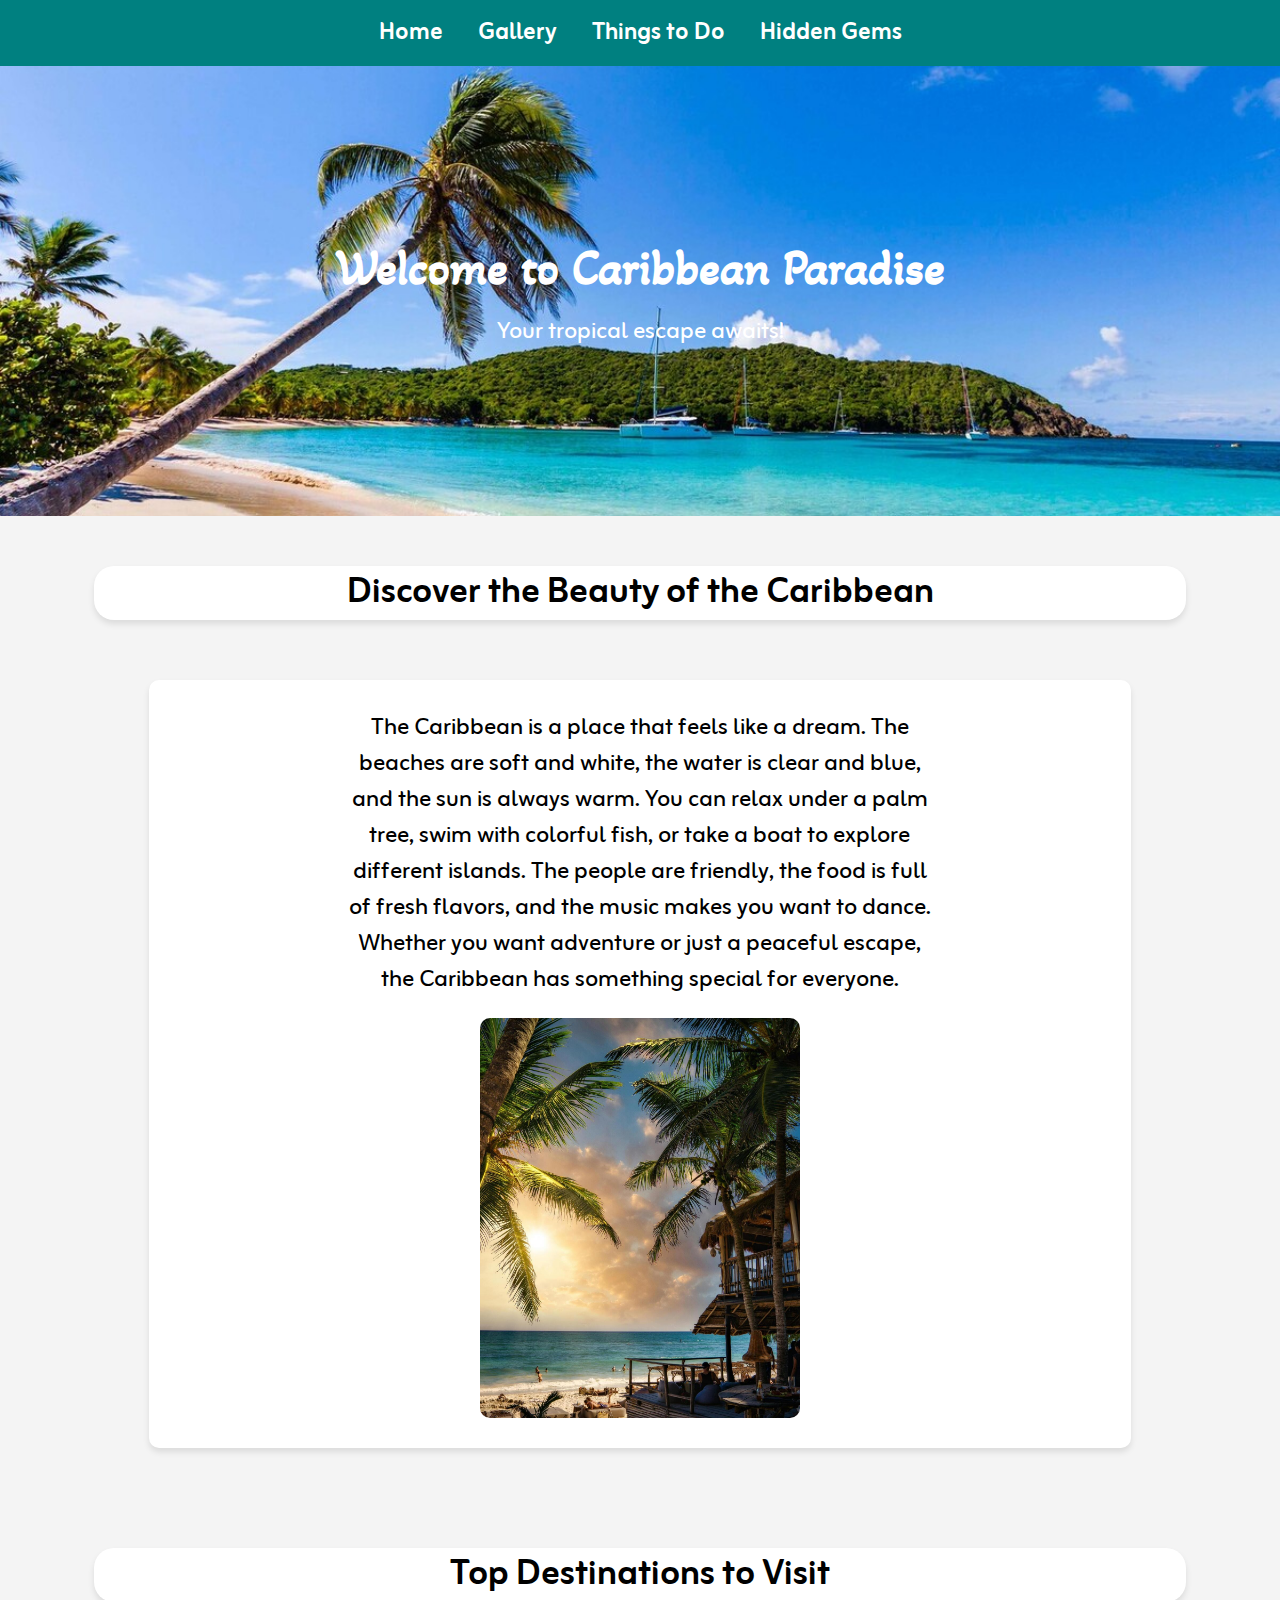
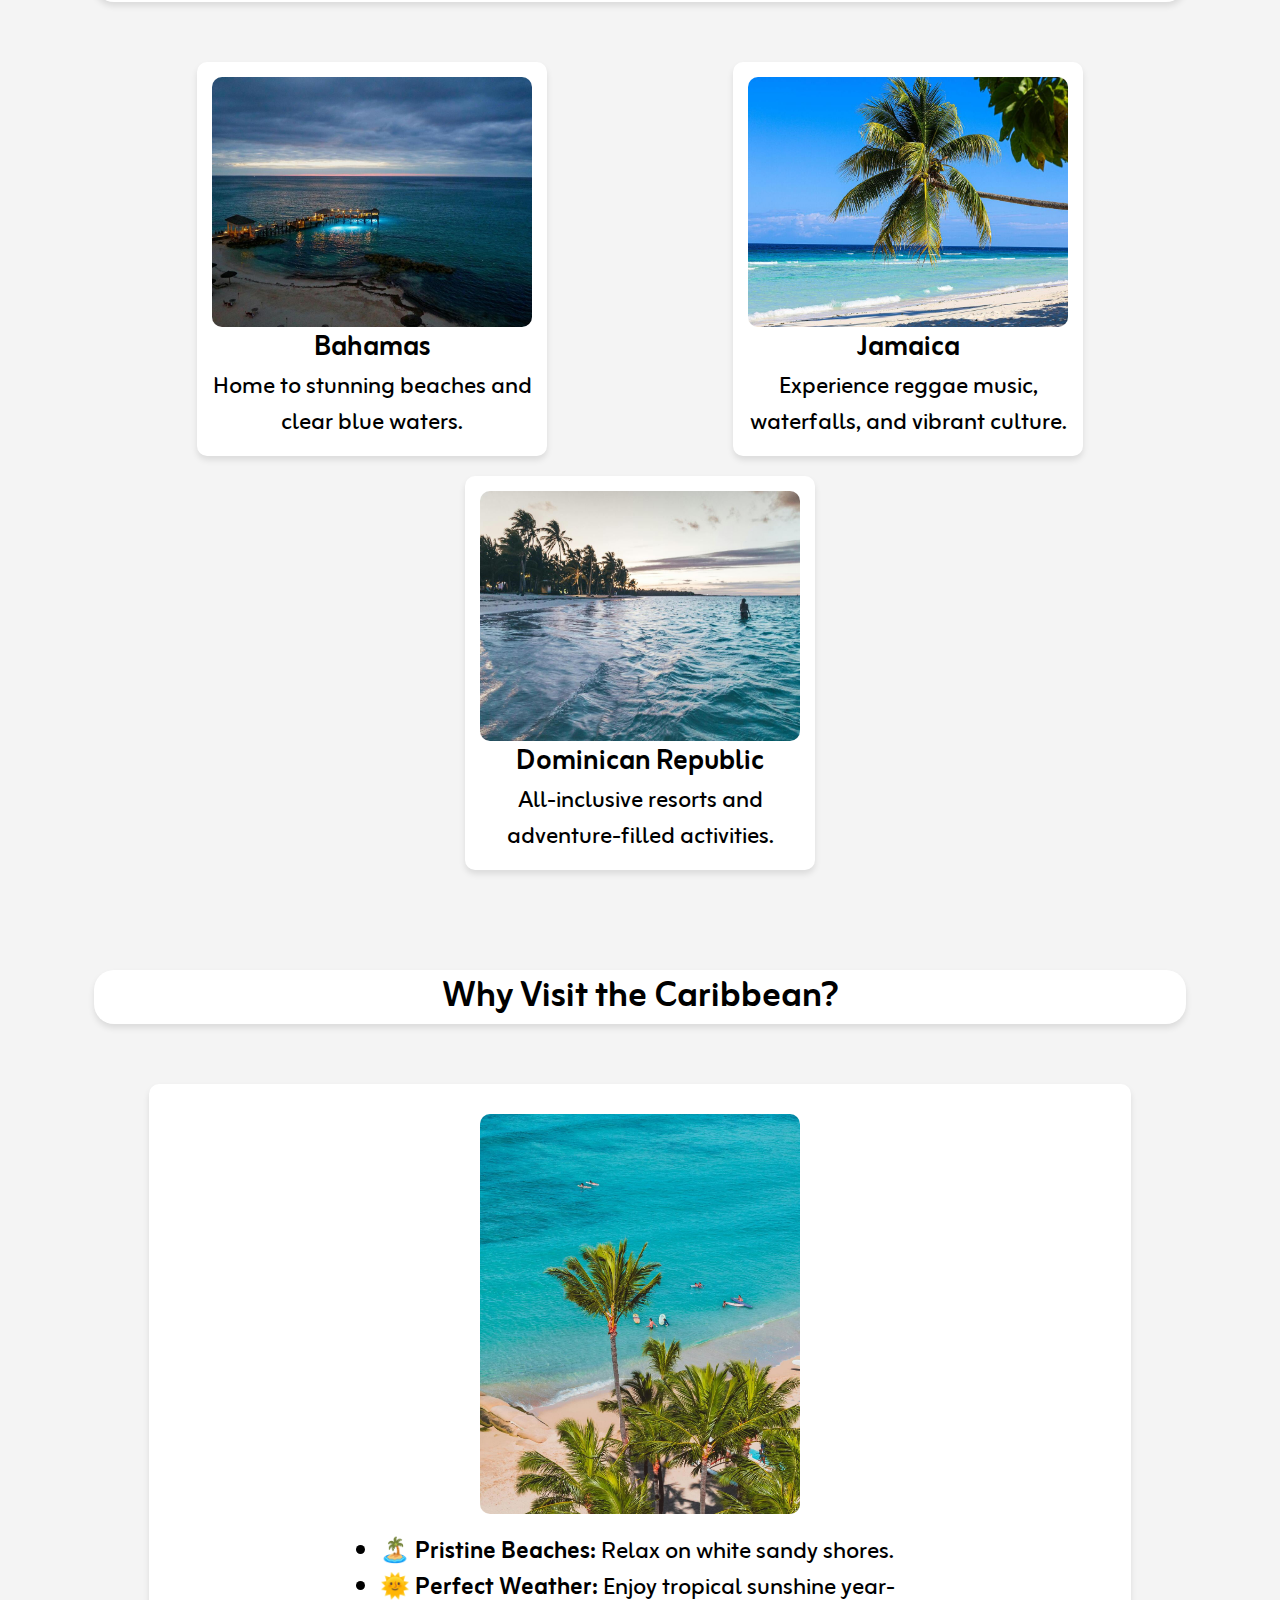
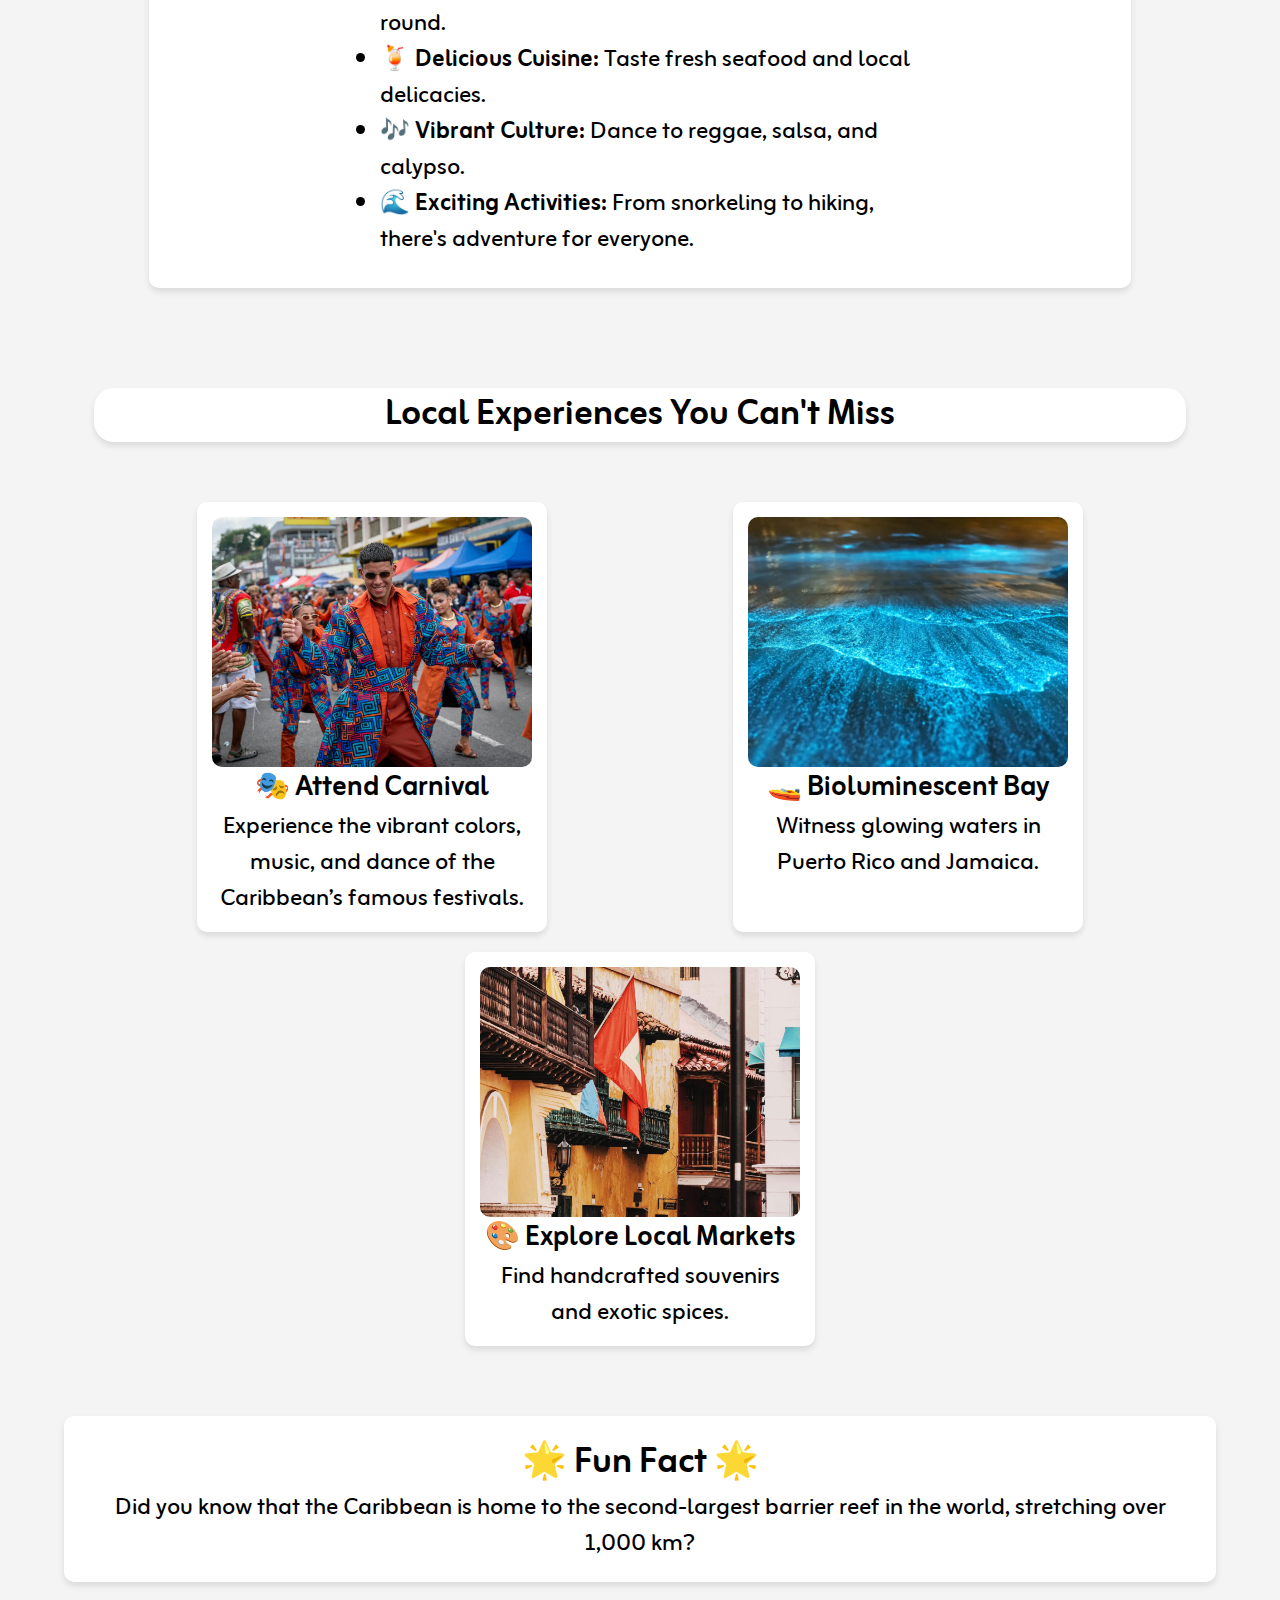
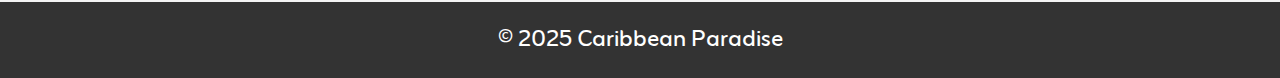
<file: index.html>
<!DOCTYPE html>
<html lang="en">

<head>
    <meta charset="UTF-8">
    <meta name="viewport" content="width=device-width, initial-scale=1.0">
    <title>Caribbean Paradise - Home</title>
    <link rel="stylesheet" href="styles/reset.css">
    <link rel="stylesheet" href="styles/style.css">
    <link rel="icon" href="images/favicon.png">
    <link rel="preconnect" href="https://fonts.googleapis.com">
    <link rel="preconnect" href="https://fonts.gstatic.com" crossorigin>
    <link
        href="https://fonts.googleapis.com/css2?family=Akaya+Kanadaka&family=Zain:wght@200;300;400;700;800;900&display=swap"
        rel="stylesheet">
</head>

<a href="#main-content" class="skip-link">Skip to Main Content</a>

<body>

    <header>
        <nav class="navbar">
            <a href="index.html">Home</a>
            <a href="gallery.html">Gallery</a>
            <a href="todo.html">Things to Do</a>
            <a href="bonus.html">Hidden Gems</a>
        </nav>
    </header>

    <section class="hero hero-index">
        <br><br>
        <h1>Welcome to Caribbean Paradise</h1>
        <p>Your tropical escape awaits!</p>
        <br><br>
    </section>

    <main id="main-content">
        <section class="container">
            <h2>Discover the Beauty of the Caribbean</h2>
            <div class="why-visit">
                <p>The Caribbean is a place that feels like a dream. The beaches
                    are soft and white, the water is clear and blue, and the sun is always warm. You can relax under a
                    palm tree, swim with colorful fish, or take a boat to explore different islands. The people are
                    friendly, the food is full of fresh flavors, and the music makes you want to dance. Whether you want
                    adventure or just a peaceful escape, the Caribbean has something special for everyone.</p>
                <picture>
                    <source srcset="images/caribbean-paradise-1200.jpg" media="(min-width: 1200px)">
                    <source srcset="images/caribbean-paradise-800.jpg" media="(min-width: 800px)">
                    <img src="images/caribbean-paradise-400.jpg" alt="Caribbean beach with palm trees"
                        class="content-image">
                </picture>
            </div>
        </section>

        <section class="container">
            <h2>Top Destinations to Visit</h2>
            <div class="destination-grid">
                <div class="destination-item">
                    <picture>
                        <source srcset="images/bahamas-1200.jpg" media="(min-width: 1200px)">
                        <source srcset="images/bahamas-800.jpg" media="(min-width: 800px)">
                        <img src="images/bahamas-400.jpg" alt="Bahamas beach">
                    </picture>
                    <h3>Bahamas</h3>
                    <p>Home to stunning beaches and clear blue waters.</p>
                </div>
                <div class="destination-item">
                    <picture>
                        <source srcset="images/jamaica-1200.jpg" media="(min-width: 1200px)">
                        <source srcset="images/jamaica-800.jpg" media="(min-width: 800px)">
                        <img src="images/jamaica-400.jpg" alt="Jamaica waterfall">
                    </picture>
                    <h3>Jamaica</h3>
                    <p>Experience reggae music, waterfalls, and vibrant culture.</p>
                </div>
                <div class="destination-item">
                    <picture>
                        <source srcset="images/dominican-republic-1200.jpg" media="(min-width: 1200px)">
                        <source srcset="images/dominican-republic-800.jpg" media="(min-width: 800px)">
                        <img src="images/dominican-republic-400.jpg" alt="Dominican Republic">
                    </picture>
                    <h3>Dominican Republic</h3>
                    <p>All-inclusive resorts and adventure-filled activities.</p>
                </div>
            </div>
        </section>

        <section class="container">
            <h2>Why Visit the Caribbean?</h2>
            <div class="why-visit">
                <picture>
                    <source srcset="images/caribbean-view-1200.jpg" media="(min-width: 1200px)">
                    <source srcset="images/caribbean-view-800.jpg" media="(min-width: 800px)">
                    <img src="images/caribbean-view-400.jpg" alt="Caribbean View" class="content-image">
                </picture>
                <ul>
                    <li>🏝️ <strong>Pristine Beaches:</strong> Relax on white sandy shores.</li>
                    <li>🌞 <strong>Perfect Weather:</strong> Enjoy tropical sunshine year-round.</li>
                    <li>🍹 <strong>Delicious Cuisine:</strong> Taste fresh seafood and local delicacies.</li>
                    <li>🎶 <strong>Vibrant Culture:</strong> Dance to reggae, salsa, and calypso.</li>
                    <li>🌊 <strong>Exciting Activities:</strong> From snorkeling to hiking, there's adventure for
                        everyone.</li>
                </ul>
            </div>
        </section>

        <section class="container">
            <h2>Local Experiences You Can't Miss</h2>
            <div class="experience-grid">
                <div class="experience-item">
                    <picture>
                        <source srcset="images/carnival-1200.jpg" media="(min-width: 1200px)">
                        <source srcset="images/carnival-800.jpg" media="(min-width: 800px)">
                        <img src="images/carnival-400.jpg" alt="Caribbean Carnival">
                    </picture>
                    <h3>🎭 Attend Carnival</h3>
                    <p>Experience the vibrant colors, music, and dance of the Caribbean’s famous festivals.</p>
                </div>
                <div class="experience-item">
                    <picture>
                        <source srcset="images/bioluminescent-bay-1200.jpg" media="(min-width: 1200px)">
                        <source srcset="images/bioluminescent-bay-800.jpg" media="(min-width: 800px)">
                        <img src="images/bioluminescent-bay-400.jpg" alt="Bioluminescent Bay">
                    </picture>
                    <h3>🚤 Bioluminescent Bay</h3>
                    <p>Witness glowing waters in Puerto Rico and Jamaica.</p>
                </div>
                <div class="experience-item">
                    <picture>
                        <source srcset="images/market-1200.jpg" media="(min-width: 1200px)">
                        <source srcset="images/market-800.jpg" media="(min-width: 800px)">
                        <img src="images/market-400.jpg" alt="Local Market">
                    </picture>
                    <h3>🎨 Explore Local Markets</h3>
                    <p>Find handcrafted souvenirs and exotic spices.</p>
                </div>
            </div>
        </section>

        <section class="fun-fact">
            <h2>🌟 Fun Fact 🌟</h2>
            <p>Did you know that the Caribbean is home to the second-largest barrier reef in the world, stretching over
                1,000 km?</p>
        </section>

    </main>

    <footer>
        <p>&copy; 2025 Caribbean Paradise</p>
    </footer>

</body>

</html>
</file>
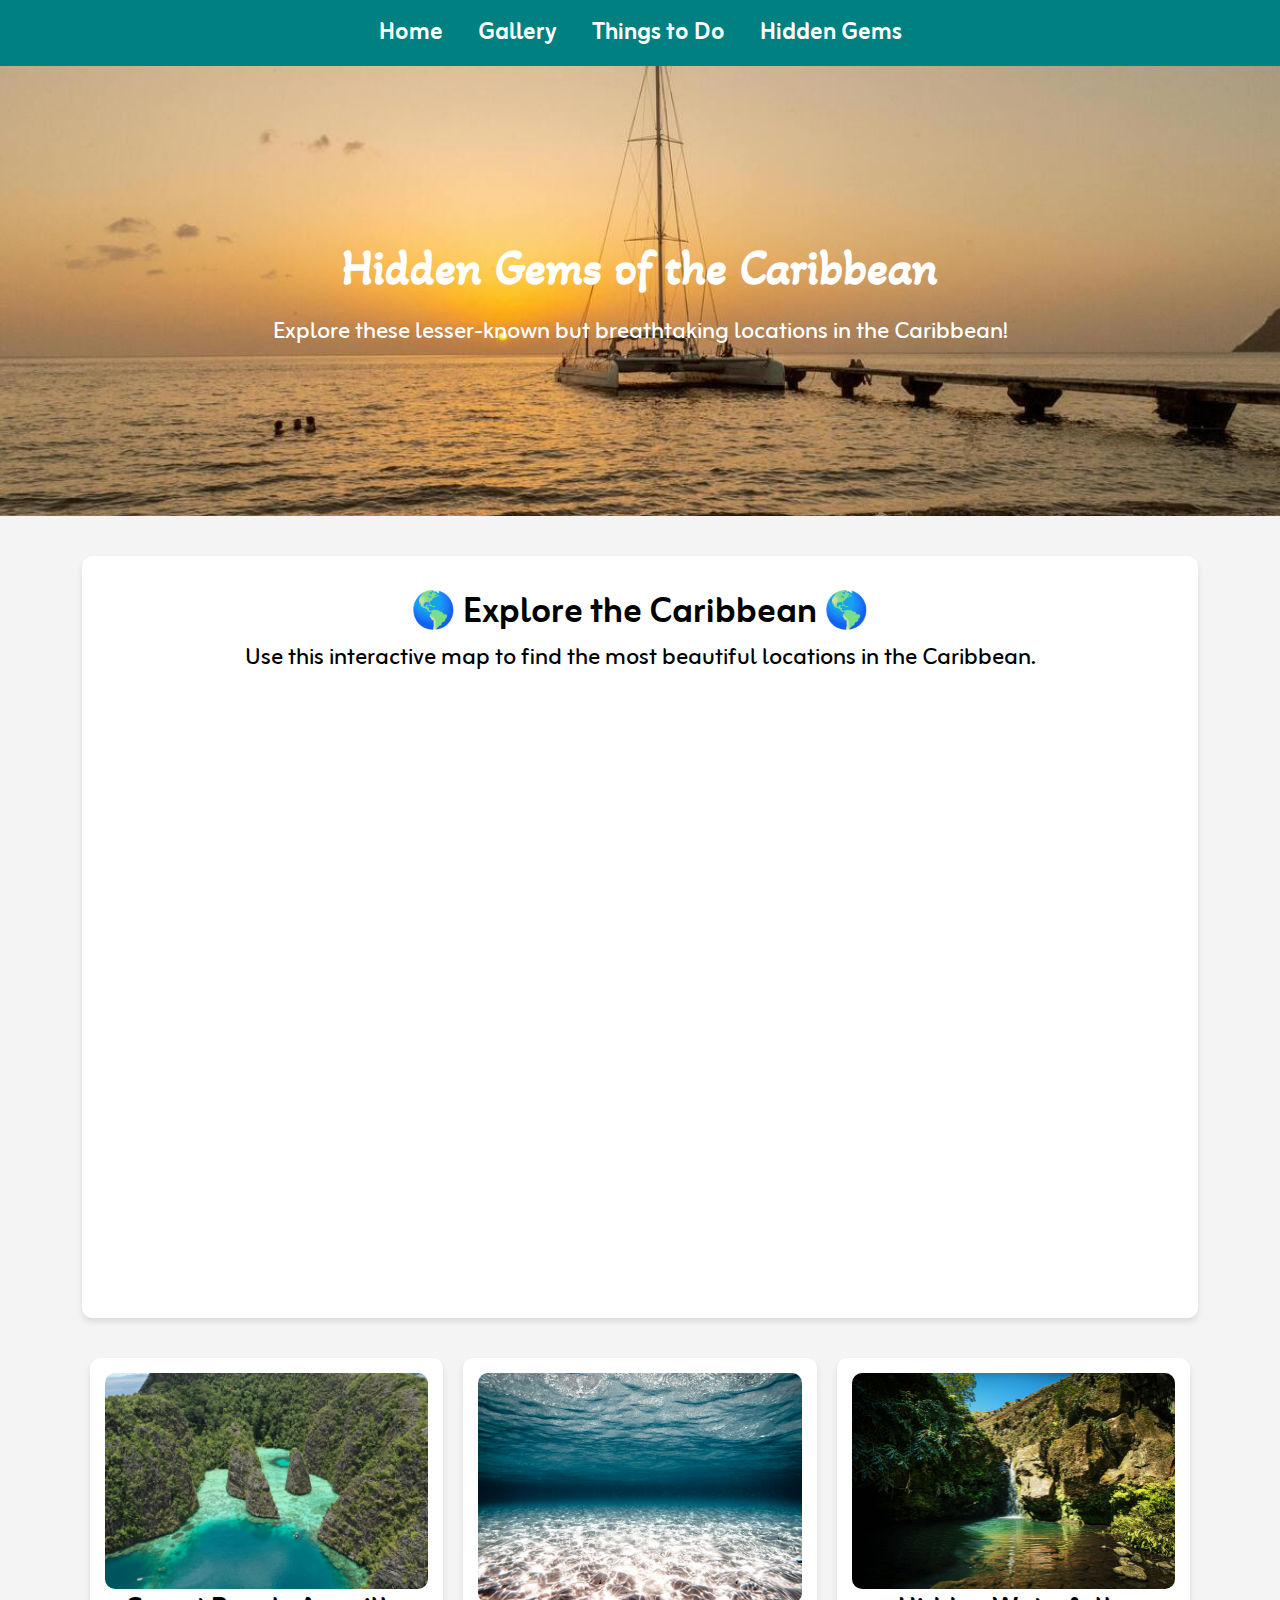
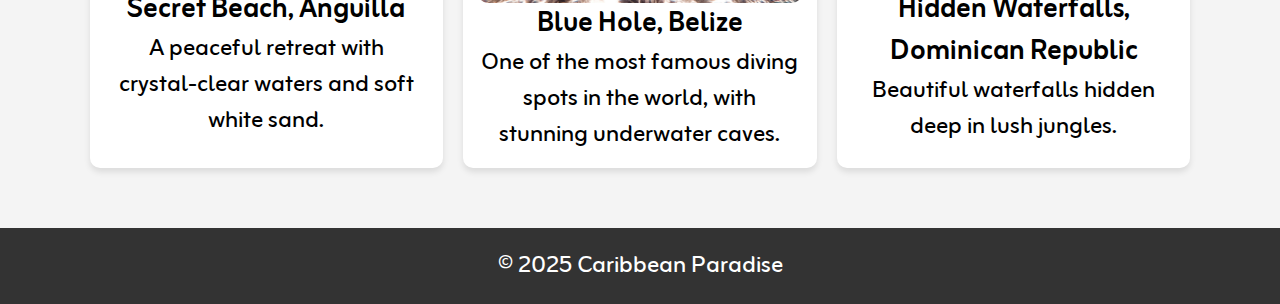
<file: bonus.html>
<!DOCTYPE html>
<html lang="en">

<head>
    <meta charset="UTF-8">
    <meta name="viewport" content="width=device-width, initial-scale=1.0">
    <title>Caribbean Paradise - Hidden Gems</title>
    <link rel="stylesheet" href="styles/reset.css">
    <link rel="stylesheet" href="styles/style.css">
    <link rel="preconnect" href="https://fonts.googleapis.com">
    <link rel="preconnect" href="https://fonts.gstatic.com" crossorigin>
    <link
        href="https://fonts.googleapis.com/css2?family=Akaya+Kanadaka&family=Zain:ital,wght@0,200;0,300;0,400;0,700;0,800;0,900;1,300;1,400&display=swap"
        rel="stylesheet">
</head>
<a href="#main-content" class="skip-link">Skip to Main Content</a>
<body>

    <header>
        <nav class="navbar">
            <a href="index.html">Home</a>
            <a href="gallery.html">Gallery</a>
            <a href="todo.html">Things to Do</a>
            <a href="bonus.html">Hidden Gems</a>
        </nav>
    </header>
    <section class="hero hero-bonus">
        <br><br>
        <h1>Hidden Gems of the Caribbean</h1>
        <p>Explore these lesser-known but breathtaking locations in the Caribbean!</p>
        <br><br>
    </section>
    <main class="bonus-section" id="main-content">
        <section class="map-section">
            <h2>🌎 Explore the Caribbean 🌎</h2>
            <p>Use this interactive map to find the most beautiful locations in the Caribbean.</p>
            <iframe
                src="https://www.google.com/maps/embed?pb=!1m18!1m12!1m3!1d39419.66348182077!2d-61.381865!3d15.407226!2m3!1f0!2f0!3f0!3m2!1i1024!2i768!4f13.1!3m3!1m2!1s0x8c134dcd95bdf8e7%3A0x83299ec2b68b57f6!2sDominica!5e0!3m2!1sen!2us!4v1633302383932!5m2!1sen!2us"
                width="100%" height="600" style="border:0;" allowfullscreen="" loading="lazy">
            </iframe>
        </section>
        <div class="bonus-container">
            <div class="bonus-item">
                <img src="images/anguilla.jpg" alt="Secret Beach in Anguilla">
                <h3>Secret Beach, Anguilla</h3>
                <p>A peaceful retreat with crystal-clear waters and soft white sand.</p>
            </div>

            <div class="bonus-item">
                <img src="images/belize.jpg" alt="Blue Hole in Belize">
                <h3>Blue Hole, Belize</h3>
                <p>One of the most famous diving spots in the world, with stunning underwater caves.</p>
            </div>

            <div class="bonus-item">
                <img src="images/hiddenwaterfall.jpg" alt="Dominican Hidden Waterfalls">
                <h3>Hidden Waterfalls, Dominican Republic</h3>
                <p>Beautiful waterfalls hidden deep in lush jungles.</p>
            </div>
        </div>
    </main>

    <footer>
        <p>&copy; 2025 Caribbean Paradise</p>
    </footer>

</body>

</html>
</file>
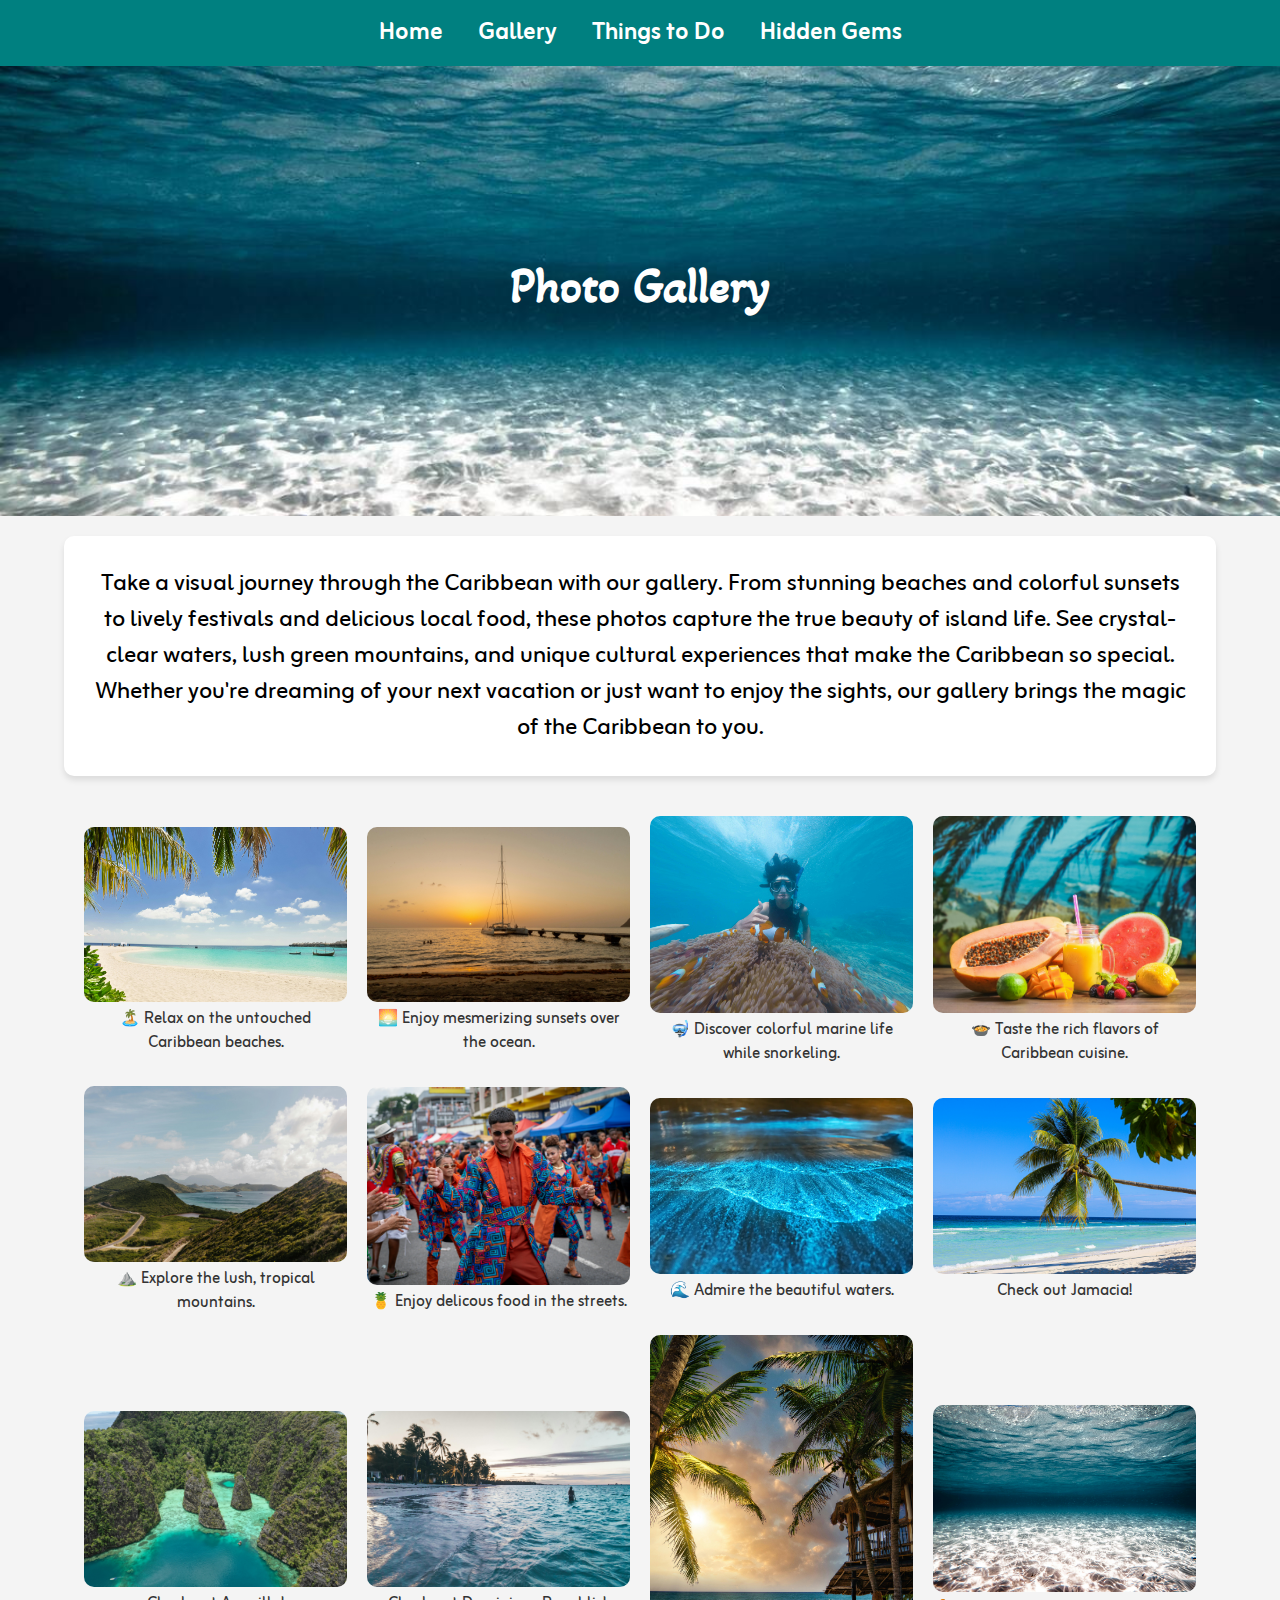
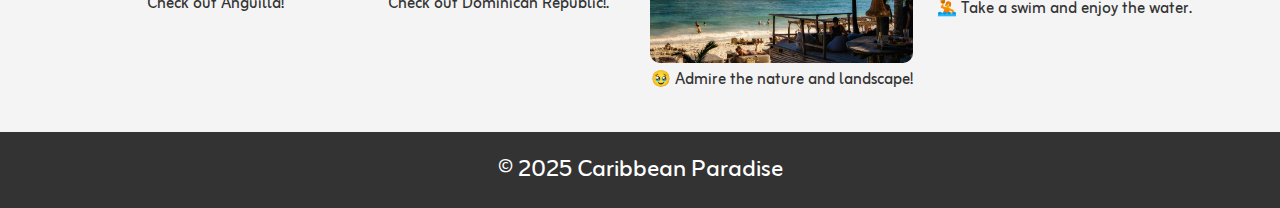
<file: gallery.html>
<!DOCTYPE html>
<html lang="en">

<head>
    <meta charset="UTF-8">
    <meta name="viewport" content="width=device-width, initial-scale=1.0">
    <title>Caribbean Paradise - Gallery</title>
    <link rel="stylesheet" href="styles/reset.css">
    <link rel="stylesheet" href="styles/style.css">
    <link rel="preconnect" href="https://fonts.googleapis.com">
    <link rel="preconnect" href="https://fonts.gstatic.com" crossorigin>
    <link
        href="https://fonts.googleapis.com/css2?family=Akaya+Kanadaka&family=Zain:ital,wght@0,200;0,300;0,400;0,700;0,800;0,900;1,300;1,400&display=swap"
        rel="stylesheet">
</head>
<a href="#main-content" class="skip-link">Skip to Main Content</a>
<body>

    <header>
        <nav class="navbar">
            <a href="index.html">Home</a>
            <a href="gallery.html">Gallery</a>
            <a href="todo.html">Things to Do</a>
            <a href="bonus.html">Hidden Gems</a>
        </nav>
    </header>
    <section class="hero hero-gallery">
        <br><br>
        <h1>Photo Gallery</h1>
        <br><br>
    </section>
    <main id="main-content">
        <div class="why-visit" style="display: block;">
            <a>Take a visual journey through the Caribbean with our gallery. From stunning beaches and
                colorful sunsets to
                lively festivals and delicious local food, these photos capture the true beauty of island life. See
                crystal-clear waters, lush green mountains, and unique cultural experiences that make the Caribbean so
                special. Whether you're dreaming of your next vacation or just want to enjoy the sights, our gallery
                brings
                the magic of the Caribbean to you.</a>
        </div>

        <div class="gallery container">
            <figure>
                <img src="images/beach.jpg" alt="Beautiful Caribbean beach">
                <figcaption>🏝️ Relax on the untouched Caribbean beaches.</figcaption>
            </figure>
            <figure>
                <img src="images/sunset.jpg" alt="Breathtaking Caribbean sunset">
                <figcaption>🌅 Enjoy mesmerizing sunsets over the ocean.</figcaption>
            </figure>
            <figure>
                <img src="images/snorkeling.jpg" alt="Snorkeling with marine life">
                <figcaption>🤿 Discover colorful marine life while snorkeling.</figcaption>
            </figure>
            <figure>
                <img src="images/food.jpg" alt="Delicious Caribbean cuisine">
                <figcaption>🍲 Taste the rich flavors of Caribbean cuisine.</figcaption>
            </figure>
            <figure>
                <img src="images/mountains.jpg" alt="Scenic Caribbean mountains">
                <figcaption>⛰️ Explore the lush, tropical mountains.</figcaption>
            </figure>
            <figure>
                <img src="images/carnival.jpg" alt="Beautiful Caribbean beach">
                <figcaption>🍍 Enjoy delicous food in the streets.</figcaption>
            </figure>
            <figure>
                <img src="images/bioluminescent-bay.jpg" alt="Breathtaking Caribbean sunset">
                <figcaption>🌊 Admire the beautiful waters.</figcaption>
            </figure>
            <figure>
                <img src="images/jamaica.jpg" alt="Snorkeling with marine life">
                <figcaption>Check out Jamacia!</figcaption>
            </figure>
            <figure>
                <img src="images/anguilla.jpg" alt="Delicious Caribbean cuisine">
                <figcaption>Check out Anguilla!</figcaption>
            </figure>
            <figure>
                <img src="images/dominican-republic.jpg" alt="Scenic Caribbean mountains">
                <figcaption>Check out Dominican Republic!.</figcaption>
            </figure>
            <figure>
                <img src="images/caribbean-paradise.jpg" alt="Delicious Caribbean cuisine">
                <figcaption>🥹 Admire the nature and landscape!</figcaption>
            </figure>
            <figure>
                <img src="images/belize.jpg" alt="Scenic Caribbean mountains">
                <figcaption>🤽 Take a swim and enjoy the water.</figcaption>
            </figure>
        </div>
    </main>

    <footer>
        <p>&copy; 2025 Caribbean Paradise</p>
    </footer>

</body>

</html>
</file>
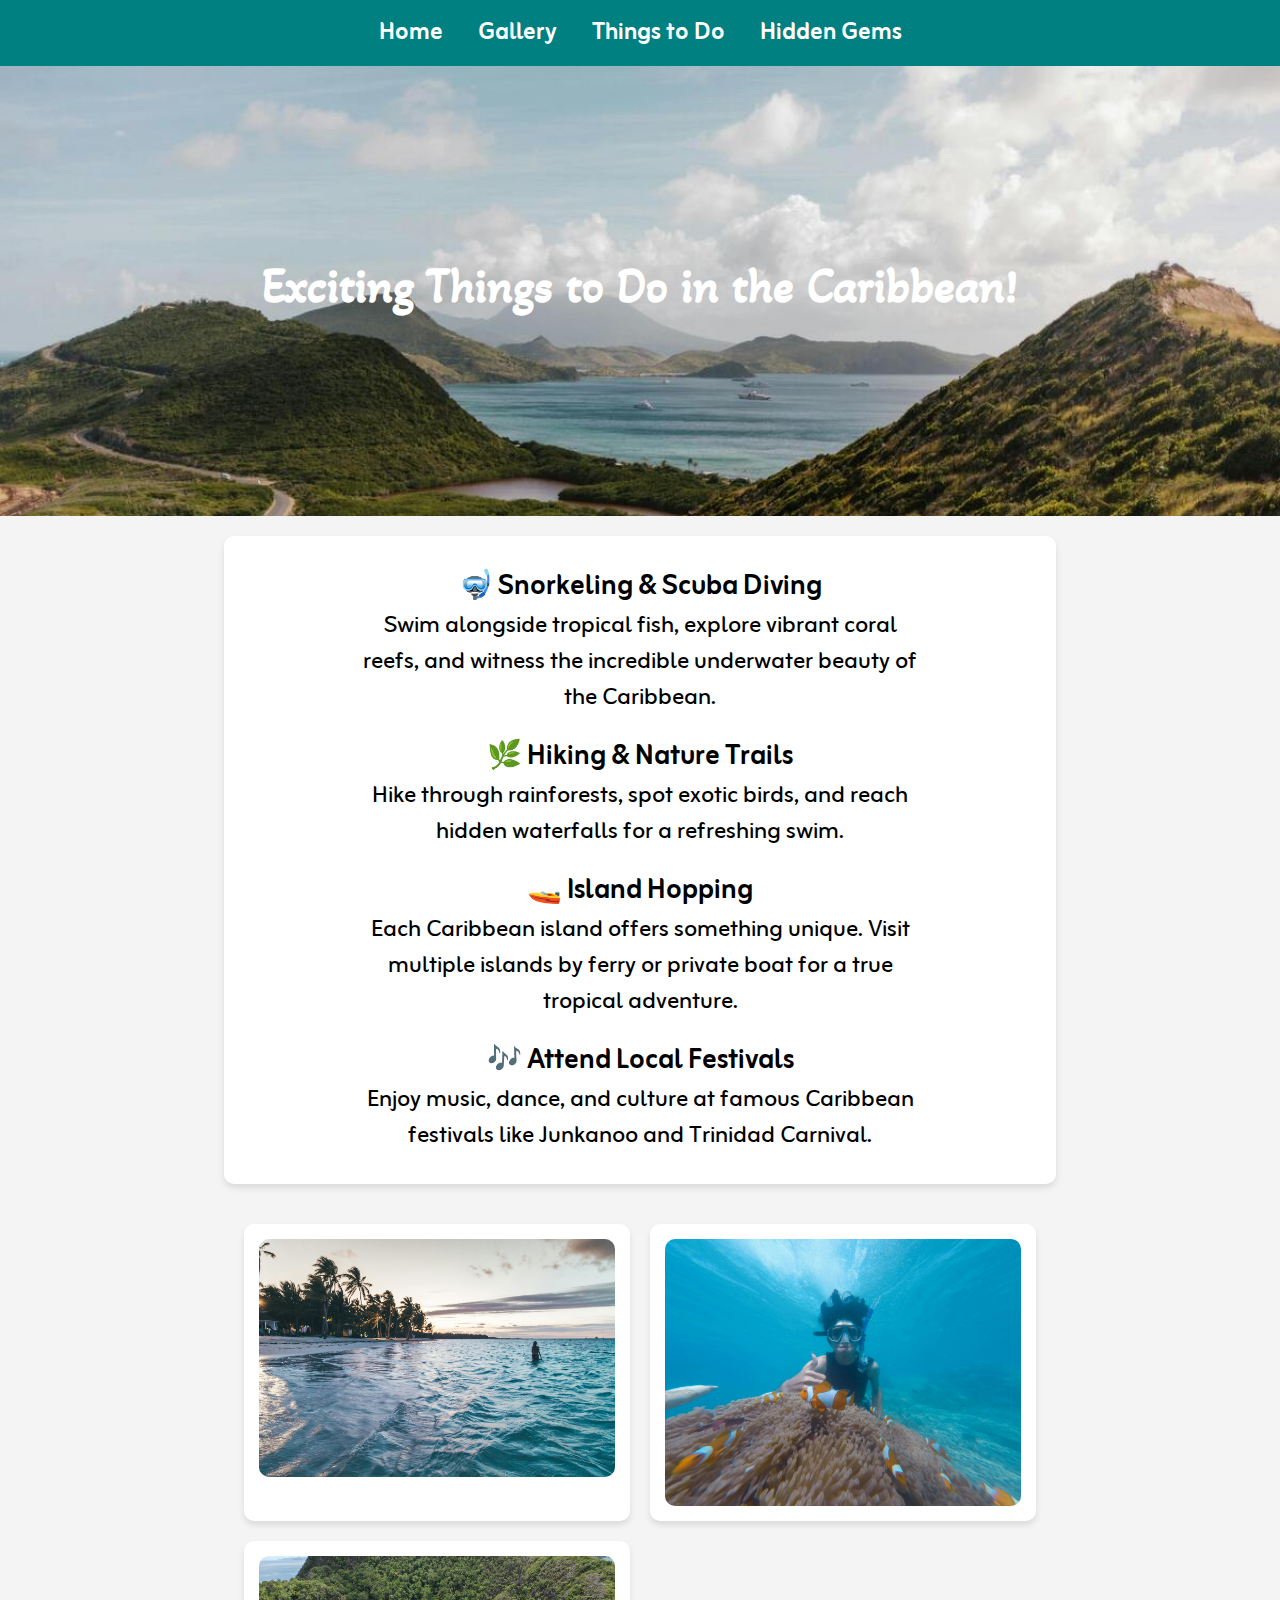
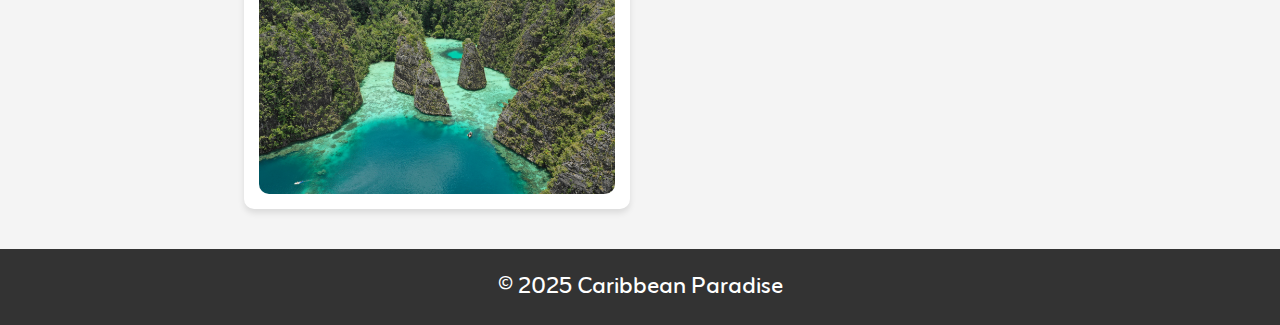
<file: todo.html>
<!DOCTYPE html>
<html lang="en">

<head>
    <meta charset="UTF-8">
    <meta name="viewport" content="width=device-width, initial-scale=1.0">
    <title>Caribbean Paradise - Things to Do</title>
    <link rel="stylesheet" href="styles/reset.css">
    <link rel="stylesheet" href="styles/style.css">
    <link rel="preconnect" href="https://fonts.googleapis.com">
    <link rel="preconnect" href="https://fonts.gstatic.com" crossorigin>
    <link
        href="https://fonts.googleapis.com/css2?family=Akaya+Kanadaka&family=Zain:ital,wght@0,200;0,300;0,400;0,700;0,800;0,900;1,300;1,400&display=swap"
        rel="stylesheet">
</head>
<a href="#main-content" class="skip-link">Skip to Main Content</a>
<body>

    <header>
        <nav class="navbar">
            <a href="index.html">Home</a>
            <a href="gallery.html">Gallery</a>
            <a href="todo.html">Things to Do</a>
            <a href="bonus.html">Hidden Gems</a>
        </nav>
    </header>
    <section class="hero hero-todo">
        <br><br>
        <h1>Exciting Things to Do in the Caribbean!</h1>
        <br><br>
    </section>
    <main id="main-content">
        <section class="container why-visit" style="width: 65%;">
            <article>
                <h3>🤿 Snorkeling & Scuba Diving</h3>
                <p>Swim alongside tropical fish, explore vibrant coral reefs, and witness the incredible underwater
                    beauty of the Caribbean.</p>
            </article>
            <article>
                <h3>🌿 Hiking & Nature Trails</h3>
                <p>Hike through rainforests, spot exotic birds, and reach hidden waterfalls for a refreshing swim.</p>
            </article>
            <article>
                <h3>🚤 Island Hopping</h3>
                <p>Each Caribbean island offers something unique. Visit multiple islands by ferry or private boat for a
                    true tropical adventure.</p>
            </article>
            <article>
                <h3>🎶 Attend Local Festivals</h3>
                <p>Enjoy music, dance, and culture at famous Caribbean festivals like Junkanoo and Trinidad Carnival.
                </p>
            </article>
        </section>
        <div class="bonus-container" style="width: 65%;">
            <div class="bonus-item"><img src="images/dominican-republic.jpg" alt="Dominican Republic"></div>
            <div class="bonus-item"><img src="images/snorkeling.jpg" alt="Snorkeling with marine life"></div>
            <div class="bonus-item"><img src="images/anguilla.jpg" alt="Delicious Caribbean cuisine"></div>
        </div>

    </main>

    <footer>
        <p>&copy; 2025 Caribbean Paradise</p>
    </footer>

</body>

</html>
</file>
<file: styles/style.css>
body {
    font-family: 'Zain', serif;
    font-weight: 400;
    font-size: 1.5em;
    margin: 0;
    padding: 0;
    background: #f4f4f4;
}

h1 {
    font-family: 'Akaya Kanadaka', serif;
    font-size: 250%;
}

.navbar {
    background: #008080;
    padding: 15px;
    text-align: center;
}

.navbar a {
    color: white;
    margin: 0 15px;
    text-decoration: none;
    font-weight: bold;
    transition: color 0.3s ease-in-out;
}

.navbar a:hover {
    color: #ffcc00;
}

.hero {
    position: relative;
    width: 100%;
    height: 50vh;
    display: flex;
    flex-direction: column;
    align-items: center;
    justify-content: center;
    text-align: center;
    color: white;
    background: var(--hero-bg) center/cover no-repeat;
}

.hero-index {
    --hero-bg: url('../images/hero-1200.jpg');
}

.hero-gallery {
    --hero-bg: url('../images/belize-1200.jpg');
}

.hero-todo {
    --hero-bg: url('../images/mountains-1200.jpg');
}

.hero-bonus {
    --hero-bg: url('../images/sunset-1200.jpg');
}

.hero h1 {
    font-size: 3rem;
    font-weight: bold;
    margin-bottom: 10px;
}

.hero p {
    font-size: 1.5rem;
    max-width: 80%;
}

.content-image {
    width: 65%;
    height: 500px;
    max-width: 30%;
    display: block;
    margin: 0 auto;
    border-radius: 10px;
    object-fit: cover;
}

.full-width-image {
    width: 100%;
    max-width: 100%;
    height: auto;
    display: block;
    margin: 0 auto;
}

.container h2 {
    background-color: white;
    box-shadow: 0 4px 6px rgba(0, 0, 0, 0.1);
    text-align: center;
    border-radius: 20px;
    width: 100%;
    margin-bottom: 20px;
}

.container {
    display: flex;
    flex-wrap: wrap;
    justify-content: center;
    align-items: center;
    gap: 20px;
    padding: 30px;
    border-radius: 10px;
    margin: 20px auto;
    max-width: 90%;
    text-align: center;
}

.why-visit {
    display: flex;
    flex-wrap: wrap;
    justify-content: center;
    padding: 30px;
    border-radius: 10px;
    background-color: white;
    box-shadow: 0 4px 6px rgba(0, 0, 0, 0.1);
    margin: 20px auto;
    max-width: 90%;
    text-align: center;
    align-items: center;
    gap: 20px;
    text-align: center;
}

.why-visit ul {
    width: 100%;
    max-width: 600px;
    text-align: left;
}

.why-visit p {
    width: 100%;
    max-width: 600px;
    text-align: center;
}

.why-visit img {
    width: 100%;
    max-width: 400px;
    height: 400px;
    border-radius: 10px;
    object-fit: cover;
    display: block;
}

.destination-grid {
    display: flex;
    flex-wrap: wrap;
    justify-content: center;
    gap: 20px;
    padding: 20px;
    text-align: center;
}

.destination-item {
    text-align: center;
    background: white;
    padding: 15px;
    border-radius: 10px;
    box-shadow: 0px 4px 6px rgba(0, 0, 0, 0.1);
    transition: transform 0.3s ease-in-out;
    width: 100%;
    max-width: 350px;
    margin: 0 auto;
}

.destination-item:hover {
    transform: scale(1.05);
}

.destination-item img {
    width: 100%;
    height: 250px;
    object-fit: cover;
    border-radius: 10px;
}

.experience-grid {
    display: flex;
    flex-wrap: wrap;
    justify-content: center;
    gap: 20px;
    padding: 20px;
    text-align: center;
}

.experience-item {
    text-align: center;
    background: white;
    padding: 15px;
    border-radius: 10px;
    box-shadow: 0px 4px 6px rgba(0, 0, 0, 0.1);
    transition: transform 0.3s ease-in-out;
    width: 100%;
    max-width: 350px;
    margin: 0 auto;
}

.experience-item:hover {
    transform: scale(1.05);
}

.experience-item img {
    width: 100%;
    height: 250px;
    object-fit: cover;
    border-radius: 10px;
}

.fun-fact {
    text-align: center;
    padding: 20px;
    background: white;
    border-radius: 10px;
    box-shadow: 0 4px 6px rgba(0, 0, 0, 0.1);
    margin: 20px auto;
    max-width: 90%;
}

.gallery {
    display: grid;
    grid-template-columns: repeat(auto-fit, minmax(250px, 1fr));
    gap: 20px;
    padding: 20px;
    justify-items: center;
}

.gallery img {
    width: 100%;
    height: auto;
    border-radius: 10px;
    transition: transform 0.3s ease-in-out;
}

.gallery img:hover {
    transform: scale(1.05);
}

.gallery figure {
    text-align: center;
    max-width: 100%;
}

.gallery figcaption {
    font-size: 1rem;
    color: #333;
    margin-top: 5px;
}

.bonus-section {
    padding: 20px;
    text-align: center;
}

.bonus-container {
    display: grid;
    grid-template-columns: repeat(auto-fit, minmax(300px, 1fr));
    gap: 20px;
    padding: 20px;
    border-radius: 10px;
    margin: 20px auto;
    max-width: 92%;
}

.bonus-item {
    background: white;
    padding: 15px;
    border-radius: 10px;
    box-shadow: 0px 4px 6px rgba(0, 0, 0, 0.1);
    transition: transform 0.3s ease-in-out;
}

.bonus-item:hover {
    transform: scale(1.05);
}

.bonus-item img {
    width: 100%;
    border-radius: 10px;
}

.map-section {
    text-align: center;
    padding: 30px;
    background: white;
    border-radius: 10px;
    box-shadow: 0 4px 6px rgba(0, 0, 0, 0.1);
    margin: 20px auto;
    max-width: 90%;
}

footer {
    text-align: center;
    padding: 20px;
    background: #333;
    color: white;
}

.skip-link {
    position: absolute;
    top: -40px;
    left: 10px;
    background: #008080;
    color: white;
    padding: 5px;
    text-decoration: none;
    border-radius: 5px;
    transition: top 0.3s ease-in-out;
}

.skip-link:focus {
    top: 10px;
}

@keyframes floatTitle {
    0% {
        transform: translateY(0);
    }
    50% {
        transform: translateY(-5px);
    }
    100% {
        transform: translateY(0);
    }
}

.hero h1 {
    animation: floatTitle 3s ease-in-out infinite;
}

@media (max-width: 1024px) {
    p {
        size: 2vh;
    }

    .container {
        flex-direction: column;
        text-align: center;
    }

    .destination-grid, .experience-grid {
        flex-direction: column;
        align-items: center;
    }

    .destination-item, .experience-item {
        width: 100%;
        max-width: 90%;
    }
    .hero-index { --hero-bg: url('../images/hero-800.jpg'); }
    .hero-gallery { --hero-bg: url('../images/belize-800.jpg'); }
    .hero-todo { --hero-bg: url('../images/mountains-800.jpg'); }
    .hero-bonus { --hero-bg: url('../images/sunset-800.jpg'); }
}

@media (max-width: 768px) {
    .hero {
        padding: 40px;
        font-size: 1.2rem;
    }

    .gallery {
        grid-template-columns: repeat(auto-fit, minmax(200px, 1fr));
    }

    .navbar {
        padding: 10px;
    }

    .navbar a {
        font-size: 14px;
        margin: 0 10px;
    }

    .hero {
        height: 40vh;
        padding: 40px;
        font-size: 1.2rem;
    }
    .hero-index { --hero-bg: url('../images/hero-400.jpg'); }
    .hero-gallery { --hero-bg: url('../images/belize-400.jpg'); }
    .hero-todo { --hero-bg: url('../images/mountains-400.jpg'); }
    .hero-bonus { --hero-bg: url('../images/sunset-400.jpg'); }
    .hero h1 {
        font-size: 2.5rem;
    }

    .hero p {
        font-size: 1.2rem;
    }
}
</file>
